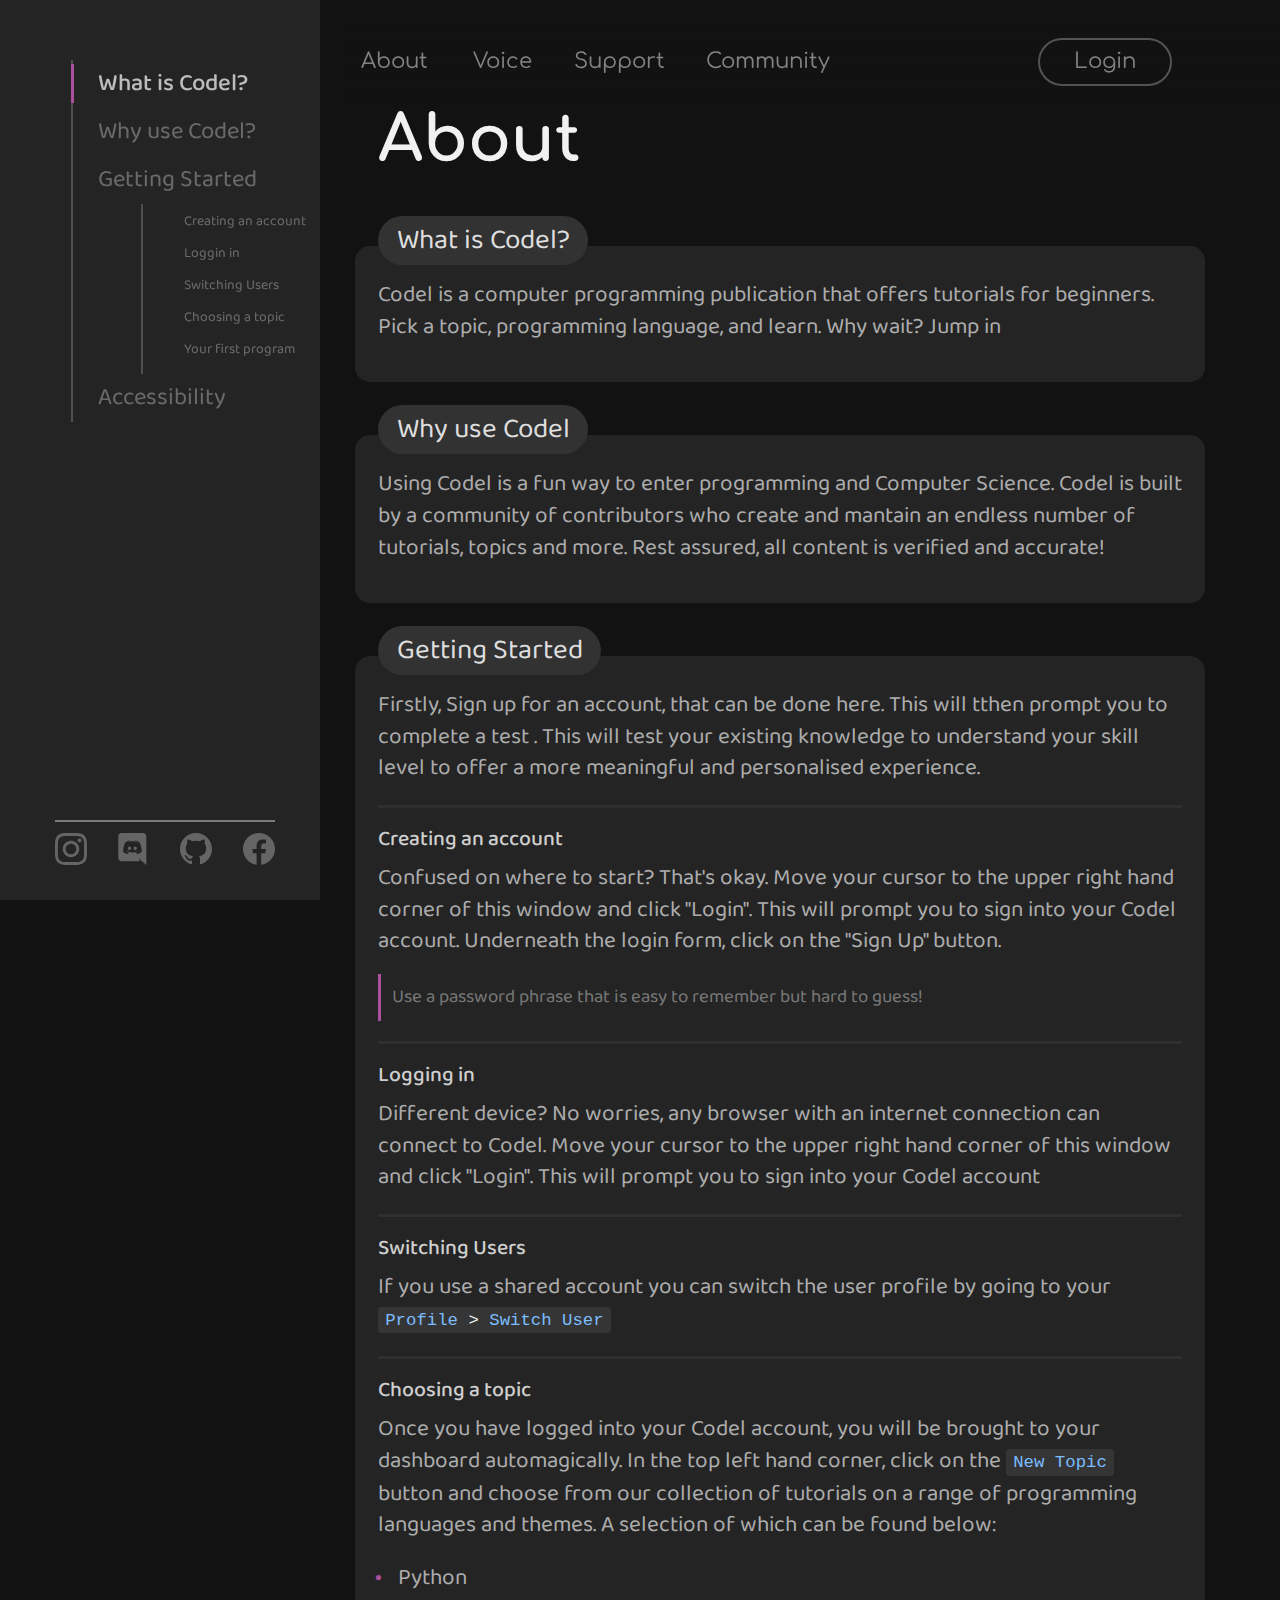
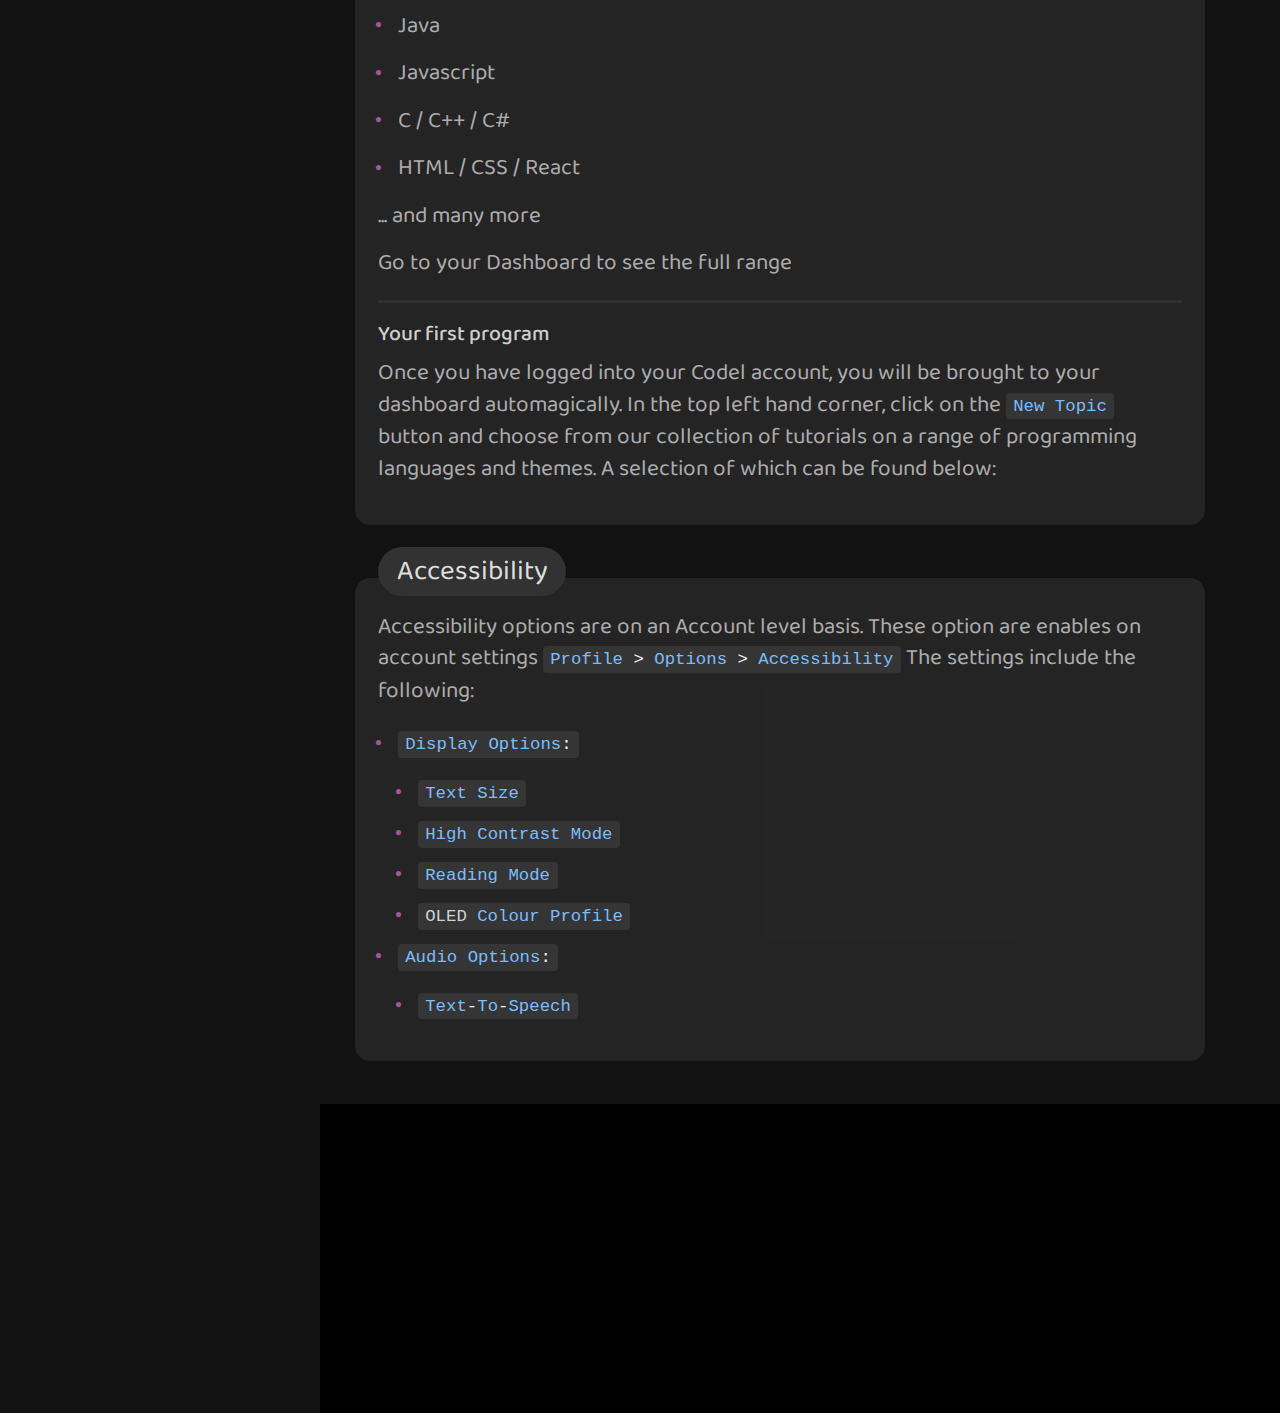
<file: about.html>
<!doctype html>
<html class="no-js" lang="en" dir="ltr">

<head>
  <meta charset="utf-8">
  <meta http-equiv="x-ua-compatible" content="ie=edge">
  <meta name="viewport" content="width=device-width, initial-scale=1.0">
  <title>Codel</title>
  <link rel="icon" href="assets/logo-02.png" sizes="64x64">
  <link rel="stylesheet" href="css/foundation.css">
  <link rel="stylesheet" href="css/app.css">
  <link rel="stylesheet" href="css/animate.css">
  <link rel="stylesheet" href="css/prettify.css">
  <link href="https://fonts.googleapis.com/css2?family=Baloo+Bhai+2:wght@400;500&family=Comfortaa:wght@400;500;700&display=swap" rel="stylesheet">
  <link href="https://maxcdn.bootstrapcdn.com/font-awesome/4.3.0/css/font-awesome.min.css" rel="stylesheet">
</head>

<body>
  <div class="title-bar" data-responsive-toggle="responsive-menu" data-hide-for="medium">
    <button class="menu-icon" type="button" data-toggle="responsive-menu"></button>
    <div class="title-bar-title"><div class="logo-tag">Codel</div></div>
  </div>

  <div class="grid-x">
    <div id="wrapper" class="wrapper-content">
      <div id="sidebar-wrapper">
        <div class="sidebar-content">
          <div class="logo">
            <div class="bodymovin"></div>
          </div>
          <nav class="nav-sidebar" data-spy="affix" data-offset-top="300" data-offset-bottom="200" role="navigation">
            <ul class="nav" style="list-style-type: none;">
              <li><a href="#line1">What is Codel?</a></li>
              <li><a href="#line2">Why use Codel?</a></li>
              <li><a href="#line3">Getting Started</a>
                <ul class="nav">
                  <li><a href="#line3_1">Creating an account</a></li>
                  <li><a href="#line3_2">Loggin in</a></li>
                  <li><a href="#line3_3">Switching Users</a></li>
                  <li><a href="#line3_4">Choosing a topic</a></li>
                  <li><a href="#line3_5">Your first program</a></li>

                </ul>
              <li><a href="#line4">Accessibility</a>
              </li>
            </ul>
          </nav>
        </div>
        <div class="social-wrapper">
          <div class="social-cell"><a href="https://www.instagram.com/codel.io/"><svg xmlns="http://www.w3.org/2000/svg" class="socials-colour" viewBox="0 0 24 24">
                <path
                  d="M12 2.163c3.204 0 3.584.012 4.85.07 3.252.148 4.771 1.691 4.919 4.919.058 1.265.069 1.645.069 4.849 0 3.205-.012 3.584-.069 4.849-.149 3.225-1.664 4.771-4.919 4.919-1.266.058-1.644.07-4.85.07-3.204 0-3.584-.012-4.849-.07-3.26-.149-4.771-1.699-4.919-4.92-.058-1.265-.07-1.644-.07-4.849 0-3.204.013-3.583.07-4.849.149-3.227 1.664-4.771 4.919-4.919 1.266-.057 1.645-.069 4.849-.069zm0-2.163c-3.259 0-3.667.014-4.947.072-4.358.2-6.78 2.618-6.98 6.98-.059 1.281-.073 1.689-.073 4.948 0 3.259.014 3.668.072 4.948.2 4.358 2.618 6.78 6.98 6.98 1.281.058 1.689.072 4.948.072 3.259 0 3.668-.014 4.948-.072 4.354-.2 6.782-2.618 6.979-6.98.059-1.28.073-1.689.073-4.948 0-3.259-.014-3.667-.072-4.947-.196-4.354-2.617-6.78-6.979-6.98-1.281-.059-1.69-.073-4.949-.073zm0 5.838c-3.403 0-6.162 2.759-6.162 6.162s2.759 6.163 6.162 6.163 6.162-2.759 6.162-6.163c0-3.403-2.759-6.162-6.162-6.162zm0 10.162c-2.209 0-4-1.79-4-4 0-2.209 1.791-4 4-4s4 1.791 4 4c0 2.21-1.791 4-4 4zm6.406-11.845c-.796 0-1.441.645-1.441 1.44s.645 1.44 1.441 1.44c.795 0 1.439-.645 1.439-1.44s-.644-1.44-1.439-1.44z" />
                </svg></a>
          </div>
          <div class="social-cell"><a href="#red"><svg class="socials-colour" xmlns="http://www.w3.org/2000/svg" fill-rule="evenodd" viewBox="0 0 24 24" clip-rule="evenodd">
                <path
                  d="M19.54 0c1.356 0 2.46 1.104 2.46 2.472v21.528l-2.58-2.28-1.452-1.344-1.536-1.428.636 2.22h-13.608c-1.356 0-2.46-1.104-2.46-2.472v-16.224c0-1.368 1.104-2.472 2.46-2.472h16.08zm-4.632 15.672c2.652-.084 3.672-1.824 3.672-1.824 0-3.864-1.728-6.996-1.728-6.996-1.728-1.296-3.372-1.26-3.372-1.26l-.168.192c2.04.624 2.988 1.524 2.988 1.524-1.248-.684-2.472-1.02-3.612-1.152-.864-.096-1.692-.072-2.424.024l-.204.024c-.42.036-1.44.192-2.724.756-.444.204-.708.348-.708.348s.996-.948 3.156-1.572l-.12-.144s-1.644-.036-3.372 1.26c0 0-1.728 3.132-1.728 6.996 0 0 1.008 1.74 3.66 1.824 0 0 .444-.54.804-.996-1.524-.456-2.1-1.416-2.1-1.416l.336.204.048.036.047.027.014.006.047.027c.3.168.6.3.876.408.492.192 1.08.384 1.764.516.9.168 1.956.228 3.108.012.564-.096 1.14-.264 1.74-.516.42-.156.888-.384 1.38-.708 0 0-.6.984-2.172 1.428.36.456.792.972.792.972zm-5.58-5.604c-.684 0-1.224.6-1.224 1.332 0 .732.552 1.332 1.224 1.332.684 0 1.224-.6 1.224-1.332.012-.732-.54-1.332-1.224-1.332zm4.38 0c-.684 0-1.224.6-1.224 1.332 0 .732.552 1.332 1.224 1.332.684 0 1.224-.6 1.224-1.332 0-.732-.54-1.332-1.224-1.332z" />
                </svg></a></div>
          <div class="social-cell"><a href=""><svg xmlns="http://www.w3.org/2000/svg" class="socials-colour" viewBox="0 0 24 24">
                <path
                  d="M12 0c-6.626 0-12 5.373-12 12 0 5.302 3.438 9.8 8.207 11.387.599.111.793-.261.793-.577v-2.234c-3.338.726-4.033-1.416-4.033-1.416-.546-1.387-1.333-1.756-1.333-1.756-1.089-.745.083-.729.083-.729 1.205.084 1.839 1.237 1.839 1.237 1.07 1.834 2.807 1.304 3.492.997.107-.775.418-1.305.762-1.604-2.665-.305-5.467-1.334-5.467-5.931 0-1.311.469-2.381 1.236-3.221-.124-.303-.535-1.524.117-3.176 0 0 1.008-.322 3.301 1.23.957-.266 1.983-.399 3.003-.404 1.02.005 2.047.138 3.006.404 2.291-1.552 3.297-1.23 3.297-1.23.653 1.653.242 2.874.118 3.176.77.84 1.235 1.911 1.235 3.221 0 4.609-2.807 5.624-5.479 5.921.43.372.823 1.102.823 2.222v3.293c0 .319.192.694.801.576 4.765-1.589 8.199-6.086 8.199-11.386 0-6.627-5.373-12-12-12z" />
                </svg></a></div>
          <div class="social-cell"><a href="">
              <?xml version="1.0"?><svg class="socials-colour" xmlns="http://www.w3.org/2000/svg" viewBox="0 0 24 24">
                <path
                  d="M12,0C5.373,0,0,5.373,0,12c0,6.016,4.432,10.984,10.206,11.852V15.18H7.237v-3.154h2.969V9.927c0-3.475,1.693-5,4.581-5 c1.383,0,2.115,0.103,2.461,0.149v2.753h-1.97c-1.226,0-1.654,1.163-1.654,2.473v1.724h3.593L16.73,15.18h-3.106v8.697 C19.481,23.083,24,18.075,24,12C24,5.373,18.627,0,12,0z" />
                </svg></a></div>
        </div>
      </div>

      <div id="page-content-wrapper">
        <div class="top-bar" id="responsive-menu">
          <div class="top-bar-left">
            <ul class="dropdown menu" data-dropdown-menu>

              <li><button type="button" onclick="location.href='about.html'" style="margin-left:1mm;"  class="menu-btn">About</button></li>
              <li><button type="button" onclick="location.href='voice.html'" class="menu-btn">Voice</button></li>
              <li><button type="button" onclick="location.href='support.html'" class="menu-btn">Support</button></li>
              <li><button type="button" onclick="location.href='community.html'" class="menu-btn">Community</button></li>
            </ul>
          </div>
          <div class="top-bar-right">
            <ul class="menu">
              <li><button type="button" class="login-btn">Login</button></li>
            </ul>
          </div>
        </div>
        <nav class="navbar navbar-default">
          <div class="container-fluid">
            <!-- <button class="btn-menu btn btn-success btn-toggle-menu" type="button">
            <i class="fa fa-bars"></i>
          </button> -->
          </div>
        </nav>
        <div class="container-fluid">

          <div class="row">
            <div class="large-12 medium-6">
              <div class="spacer"><h1>About</h1></div>
              <div id="line1" class="codel-card">
                <div class="title">What is Codel?</div>
                <div class="inner-codel-card">
                  <p>Codel is a computer programming publication that offers tutorials for beginners. Pick a topic,  programming language, and learn.  Why wait? Jump in</p>
                </div>
              </div>
              <div id="line2" class="codel-card">
                <div class="title">Why use Codel</div>
                <div class="inner-codel-card">
                  <p>Using Codel is a fun way to enter programming and Computer Science. Codel is built by a community of contributors who create and mantain an endless number of tutorials, topics and more. Rest assured, all content is verified and accurate! </p>
                </div>
              </div>
              <div id="line3" class="codel-card">
                <div class="title">Getting Started</div>
                <div class="inner-codel-card">
                  <p>Firstly, Sign up for an account, that can be done here. This will tthen prompt you to complete a test . This will test your existing knowledge to understand your skill level to offer a more meaningful and personalised experience.</p>
                  <hr>
                  <h5 id="line3_1">Creating an account</h5>
                  <p>Confused on where to start? That's okay. Move your cursor to the upper right hand corner of this window and click "Login". This will prompt you to sign into your Codel account. Underneath the login form, click on the "Sign Up" button.</p>
                  <blockquote class="advice">
                    Use a password phrase that is easy to remember but hard to guess!
                  </blockquote>
                  <hr>
                  <h5 id ="line3_2">Logging in</h5>
                  <p>Different device? No worries, any browser with an internet connection can connect to Codel. Move your cursor to the upper right hand corner of this window and click "Login". This will prompt you to sign into your Codel account</p>
                  <hr>
                  <h5 id ="line3_3">Switching Users</h5>
                  <p>If you use a shared account you can switch the user profile by going to your <br><code class="prettyprint inline">Profile > Switch User</code> </p>
                  <hr>
                  <h5 id ="line3_4">Choosing a topic</h5>
                  <p>Once you have logged into your Codel account, you will be brought to your dashboard automagically. In the top left hand corner, click on the <code class="prettyprint inline">New Topic</code> button and choose from our collection of tutorials on a range of programming languages and themes. A selection of which can be found below:</p>
                  <ul class="header-list">
                    <li>Python</li>
                    <li>Java</li>
                    <li>Javascript</li>
                    <li>C / C++ / C#</li>
                    <li>HTML / CSS / React</li>
                  </ul>
                  <p>... and many more</p>
                  <p>Go to your Dashboard to see the full range</p>
                  <hr>
                  <h5 id ="line3_5">Your first program</h5>
                  <p>Once you have logged into your Codel account, you will be brought to your dashboard automagically. In the top left hand corner, click on the <code class="prettyprint inline">New Topic</code> button and choose from our collection of tutorials on a range of programming languages and themes. A selection of which can be found below:</p>

                </div>
              </div>
              <div id="line4" class="codel-card">
                <div class="title">Accessibility</div>
                <div class="inner-codel-card">
                  <p>Accessibility options are on an Account level basis. These option are enables on account settings <code class="prettyprint inline">Profile > Options > Accessibility</code> The settings include the following:</p>
                  <ul class="header-list">
                    <li><code class="prettyprint inline">Display Options:</code></li>
                    <ul>
                      <li><code class="prettyprint inline">Text Size</code></li>
                      <li><code class="prettyprint inline">High Contrast Mode</code></li>
                      <li><code class="prettyprint inline">Reading Mode</code></li>
                      <li><code class="prettyprint inline">OLED Colour Profile</code></li>
                    </ul>
                    <li><code class="prettyprint inline">Audio Options:</code></li>
                    <ul>
                      <li><code class="prettyprint inline">Text-To-Speech</code></li>
                    </ul>
                  </ul>
                </div>
              </div>
            </div>
          </div>
        </div>
      </div>
      <div class="footer"></div>
    </div>
  </div>
  <script src="js/vendor/jquery.js"></script>
  <script src="js/vendor/what-input.js"></script>
  <script src="js/vendor/foundation.js"></script>
  <script src="js/scrollspy.js" charset="utf-8"></script>
  <script src="js/lottie.js" type="text/javascript"></script>
  <script src="js/wow.js" charset="utf-8"></script>
  <script type="text/javascript" src="js/prettify.js"></script>
  <script src="js/app.js"></script>

</body>

</html>
</file>
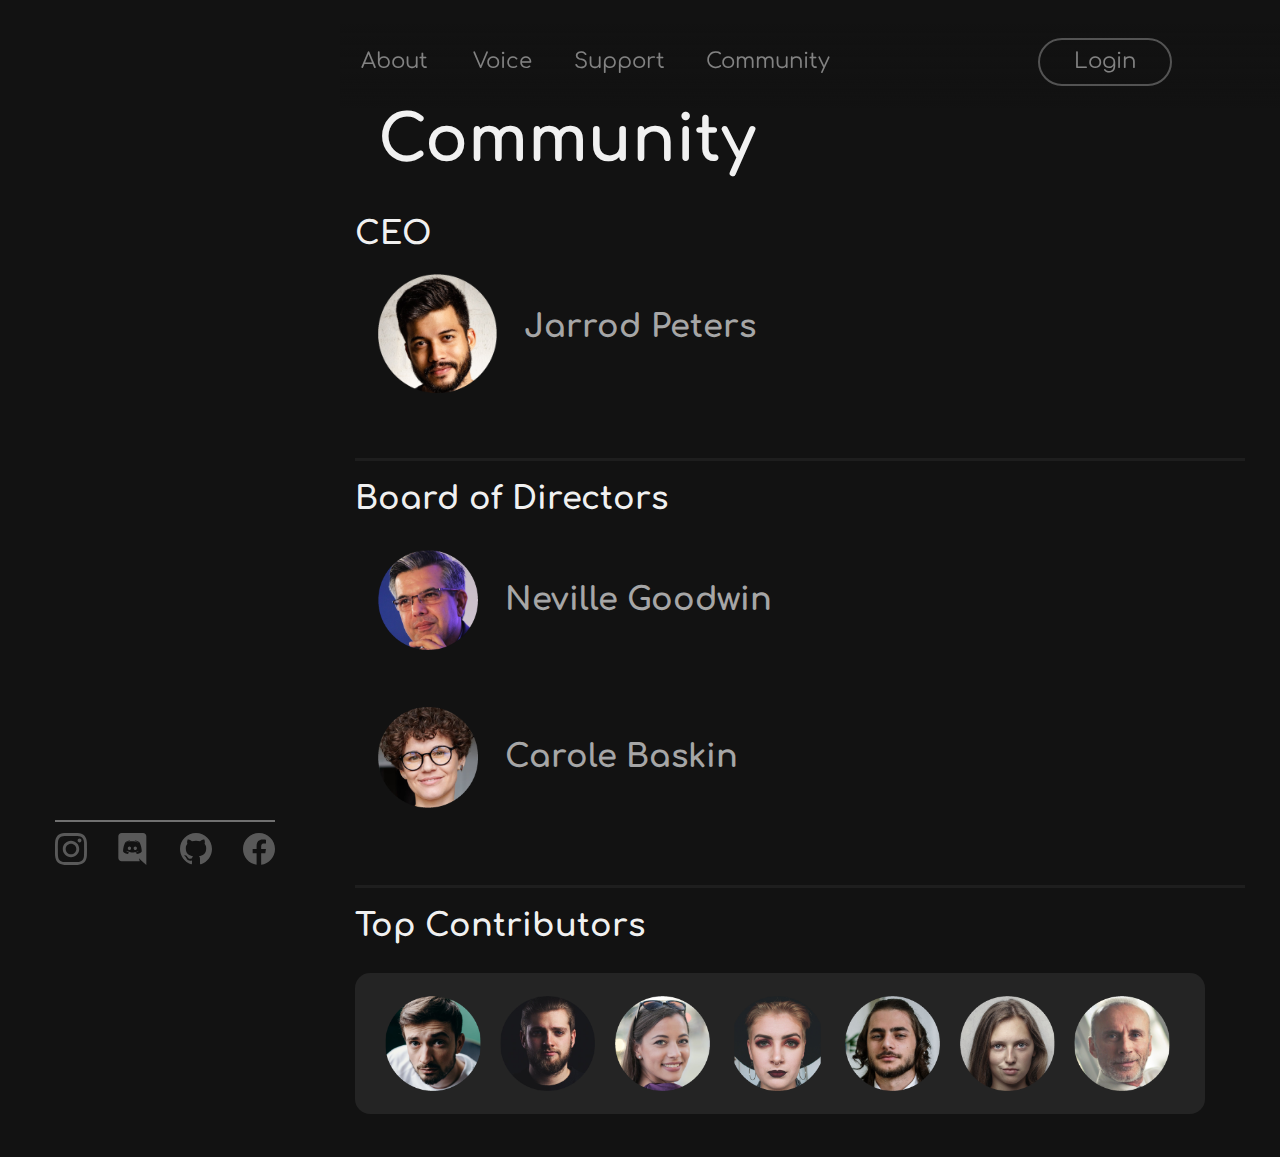
<file: community.html>
<!doctype html>
<html class="no-js" lang="en" dir="ltr">

<head>
  <meta charset="utf-8">
  <meta http-equiv="x-ua-compatible" content="ie=edge">
  <meta name="viewport" content="width=device-width, initial-scale=1.0">
  <title>Codel</title>
  <link rel="icon" href="assets/logo-02.png" sizes="64x64">
  <link rel="stylesheet" href="css/foundation.css">
  <link rel="stylesheet" href="css/app.css">
  <link rel="stylesheet" href="css/animate.css">
  <link rel="stylesheet" href="css/prettify.css">
  <link href="https://fonts.googleapis.com/css2?family=Baloo+Bhai+2:wght@400;500&family=Comfortaa:wght@400;500;700&display=swap" rel="stylesheet">
  <link href="https://maxcdn.bootstrapcdn.com/font-awesome/4.3.0/css/font-awesome.min.css" rel="stylesheet">
</head>

<body>
  <div class="title-bar" data-responsive-toggle="responsive-menu" data-hide-for="medium">
    <button class="menu-icon" type="button" data-toggle="responsive-menu"></button>
    <div class="title-bar-title">
      <div class="logo-tag">Codel</div>
    </div>
  </div>

  <div class="grid-x">
    <div id="wrapper" class="wrapper-content">
      <div id="sidebar-wrapper" style="background-color:transparent !important;">
        <div class="sidebar-content">
          <div class="logo" onclick="location.href='index.html'">
            <div class="bodymovin"></div>
          </div>

        </div>
        <div class="social-wrapper">
          <div class="social-cell"><a href="https://www.instagram.com/codel.io/"><svg xmlns="http://www.w3.org/2000/svg" class="socials-colour" viewBox="0 0 24 24">
                <path
                  d="M12 2.163c3.204 0 3.584.012 4.85.07 3.252.148 4.771 1.691 4.919 4.919.058 1.265.069 1.645.069 4.849 0 3.205-.012 3.584-.069 4.849-.149 3.225-1.664 4.771-4.919 4.919-1.266.058-1.644.07-4.85.07-3.204 0-3.584-.012-4.849-.07-3.26-.149-4.771-1.699-4.919-4.92-.058-1.265-.07-1.644-.07-4.849 0-3.204.013-3.583.07-4.849.149-3.227 1.664-4.771 4.919-4.919 1.266-.057 1.645-.069 4.849-.069zm0-2.163c-3.259 0-3.667.014-4.947.072-4.358.2-6.78 2.618-6.98 6.98-.059 1.281-.073 1.689-.073 4.948 0 3.259.014 3.668.072 4.948.2 4.358 2.618 6.78 6.98 6.98 1.281.058 1.689.072 4.948.072 3.259 0 3.668-.014 4.948-.072 4.354-.2 6.782-2.618 6.979-6.98.059-1.28.073-1.689.073-4.948 0-3.259-.014-3.667-.072-4.947-.196-4.354-2.617-6.78-6.979-6.98-1.281-.059-1.69-.073-4.949-.073zm0 5.838c-3.403 0-6.162 2.759-6.162 6.162s2.759 6.163 6.162 6.163 6.162-2.759 6.162-6.163c0-3.403-2.759-6.162-6.162-6.162zm0 10.162c-2.209 0-4-1.79-4-4 0-2.209 1.791-4 4-4s4 1.791 4 4c0 2.21-1.791 4-4 4zm6.406-11.845c-.796 0-1.441.645-1.441 1.44s.645 1.44 1.441 1.44c.795 0 1.439-.645 1.439-1.44s-.644-1.44-1.439-1.44z" />
              </svg></a>
          </div>
          <div class="social-cell"><a href="#red"><svg class="socials-colour" xmlns="http://www.w3.org/2000/svg" fill-rule="evenodd" viewBox="0 0 24 24" clip-rule="evenodd">
                <path
                  d="M19.54 0c1.356 0 2.46 1.104 2.46 2.472v21.528l-2.58-2.28-1.452-1.344-1.536-1.428.636 2.22h-13.608c-1.356 0-2.46-1.104-2.46-2.472v-16.224c0-1.368 1.104-2.472 2.46-2.472h16.08zm-4.632 15.672c2.652-.084 3.672-1.824 3.672-1.824 0-3.864-1.728-6.996-1.728-6.996-1.728-1.296-3.372-1.26-3.372-1.26l-.168.192c2.04.624 2.988 1.524 2.988 1.524-1.248-.684-2.472-1.02-3.612-1.152-.864-.096-1.692-.072-2.424.024l-.204.024c-.42.036-1.44.192-2.724.756-.444.204-.708.348-.708.348s.996-.948 3.156-1.572l-.12-.144s-1.644-.036-3.372 1.26c0 0-1.728 3.132-1.728 6.996 0 0 1.008 1.74 3.66 1.824 0 0 .444-.54.804-.996-1.524-.456-2.1-1.416-2.1-1.416l.336.204.048.036.047.027.014.006.047.027c.3.168.6.3.876.408.492.192 1.08.384 1.764.516.9.168 1.956.228 3.108.012.564-.096 1.14-.264 1.74-.516.42-.156.888-.384 1.38-.708 0 0-.6.984-2.172 1.428.36.456.792.972.792.972zm-5.58-5.604c-.684 0-1.224.6-1.224 1.332 0 .732.552 1.332 1.224 1.332.684 0 1.224-.6 1.224-1.332.012-.732-.54-1.332-1.224-1.332zm4.38 0c-.684 0-1.224.6-1.224 1.332 0 .732.552 1.332 1.224 1.332.684 0 1.224-.6 1.224-1.332 0-.732-.54-1.332-1.224-1.332z" />
              </svg></a></div>
          <div class="social-cell"><a href=""><svg xmlns="http://www.w3.org/2000/svg" class="socials-colour" viewBox="0 0 24 24">
                <path
                  d="M12 0c-6.626 0-12 5.373-12 12 0 5.302 3.438 9.8 8.207 11.387.599.111.793-.261.793-.577v-2.234c-3.338.726-4.033-1.416-4.033-1.416-.546-1.387-1.333-1.756-1.333-1.756-1.089-.745.083-.729.083-.729 1.205.084 1.839 1.237 1.839 1.237 1.07 1.834 2.807 1.304 3.492.997.107-.775.418-1.305.762-1.604-2.665-.305-5.467-1.334-5.467-5.931 0-1.311.469-2.381 1.236-3.221-.124-.303-.535-1.524.117-3.176 0 0 1.008-.322 3.301 1.23.957-.266 1.983-.399 3.003-.404 1.02.005 2.047.138 3.006.404 2.291-1.552 3.297-1.23 3.297-1.23.653 1.653.242 2.874.118 3.176.77.84 1.235 1.911 1.235 3.221 0 4.609-2.807 5.624-5.479 5.921.43.372.823 1.102.823 2.222v3.293c0 .319.192.694.801.576 4.765-1.589 8.199-6.086 8.199-11.386 0-6.627-5.373-12-12-12z" />
              </svg></a></div>
          <div class="social-cell"><a href="">
              <?xml version="1.0"?><svg class="socials-colour" xmlns="http://www.w3.org/2000/svg" viewBox="0 0 24 24">
                <path
                  d="M12,0C5.373,0,0,5.373,0,12c0,6.016,4.432,10.984,10.206,11.852V15.18H7.237v-3.154h2.969V9.927c0-3.475,1.693-5,4.581-5 c1.383,0,2.115,0.103,2.461,0.149v2.753h-1.97c-1.226,0-1.654,1.163-1.654,2.473v1.724h3.593L16.73,15.18h-3.106v8.697 C19.481,23.083,24,18.075,24,12C24,5.373,18.627,0,12,0z" />
              </svg></a></div>
        </div>
      </div>

      <div id="page-content-wrapper">
        <div class="top-bar" id="responsive-menu">
          <div class="top-bar-left" >
            <ul class="dropdown menu" data-dropdown-menu>

              <li><button type="button" onclick="location.href='about.html'" style="margin-left:1mm;" class="menu-btn">About</button></li>
              <li><button type="button" onclick="location.href='voice.html'" class="menu-btn">Voice</button></li>
              <li><button type="button" onclick="location.href='support.html'" class="menu-btn">Support</button></li>
              <li><button type="button" onclick="location.href='community.html'" class="menu-btn">Community</button></li>
            </ul>
          </div>
          <div class="top-bar-right">
            <ul class="menu">
              <li><button type="button" class="login-btn">Login</button></li>
            </ul>
          </div>
        </div>
        <nav class="navbar navbar-default">
          <div class="container-fluid">
            <!-- <button class="btn-menu btn btn-success btn-toggle-menu" type="button">
            <i class="fa fa-bars"></i>
          </button> -->
          </div>
        </nav>
        <div class="container-fluid">

          <div class="row">
            <div class="large-12 medium-6">
              <div class="spacer">
                <h1>Community</h1>
              </div>

              <h3>CEO</h3>
              <div id="line1" class="codel-card">
                <div class="inner-codel-card BOD" style="padding-top:6mm;">
                  <img src="assets\Asset 1.png" alt="" width="20%" href="https://www.pexels.com/photo/man-wearing-blue-crew-neck-t-shirt-2379005/">
                  <h3 class="name">Jarrod Peters</h3>
                </div>
              </div>
              <hr>
              <h3>Board of Directors</h3>
              <div id="line1" class="codel-card">
                <div class="inner-codel-card BOD"  >
                  <img src="assets\Asset 3.png" alt="" class="BOD-img" href="https://www.pexels.com/photo/man-wearing-blue-crew-neck-t-shirt-2379005/">
                  <h3 class="name">Neville Goodwin</h3>
                </div>
              </div>

              <div id="line1" class="codel-card">
                <div class="inner-codel-card BOD" style="padding-top:0">
                  <img src="assets\Asset 4.png" alt="" class="BOD-img"  href="https://www.pexels.com/photo/man-wearing-blue-crew-neck-t-shirt-2379005/">
                  <h3 class="name">Carole Baskin</h3>
                </div>
              </div>
              <hr>
              <h3>Top Contributors</h3>
              <div id="line1" class="codel-card">
                <div class="inner-codel-card" style="padding-top:6mm;">
                  <img class="employee" src="assets\Asset 11.png" alt="" >
                  <img class="employee" src="assets\Asset 10.png" alt="">
                  <img class="employee" src="assets\Asset 9.png" alt="" >
                  <img class="employee" src="assets\Asset 8.png" alt="" >
                  <img class="employee" src="assets\Asset 7.png" alt="" >
                  <img class="employee" src="assets\Asset 6.png" alt="" >
                  <img class="employee" src="assets\Asset 5.png" alt="" >

                </div>
              </div>

              <!-- https://www.pexels.com/photo/press-conference-interview-man-person-32976/



              -->

            </div>
          </div>
        </div>
      </div>
    </div>
  </div>
  <script src="js/vendor/jquery.js"></script>
  <script src="js/vendor/what-input.js"></script>
  <script src="js/vendor/foundation.js"></script>
  <script src="js/scrollspy.js" charset="utf-8"></script>
  <script src="js/lottie.js" type="text/javascript"></script>
  <script src="js/wow.js" charset="utf-8"></script>
  <script type="text/javascript" src="js/prettify.js"></script>
  <script src="js/app.js"></script>

</body>

</html>
</file>
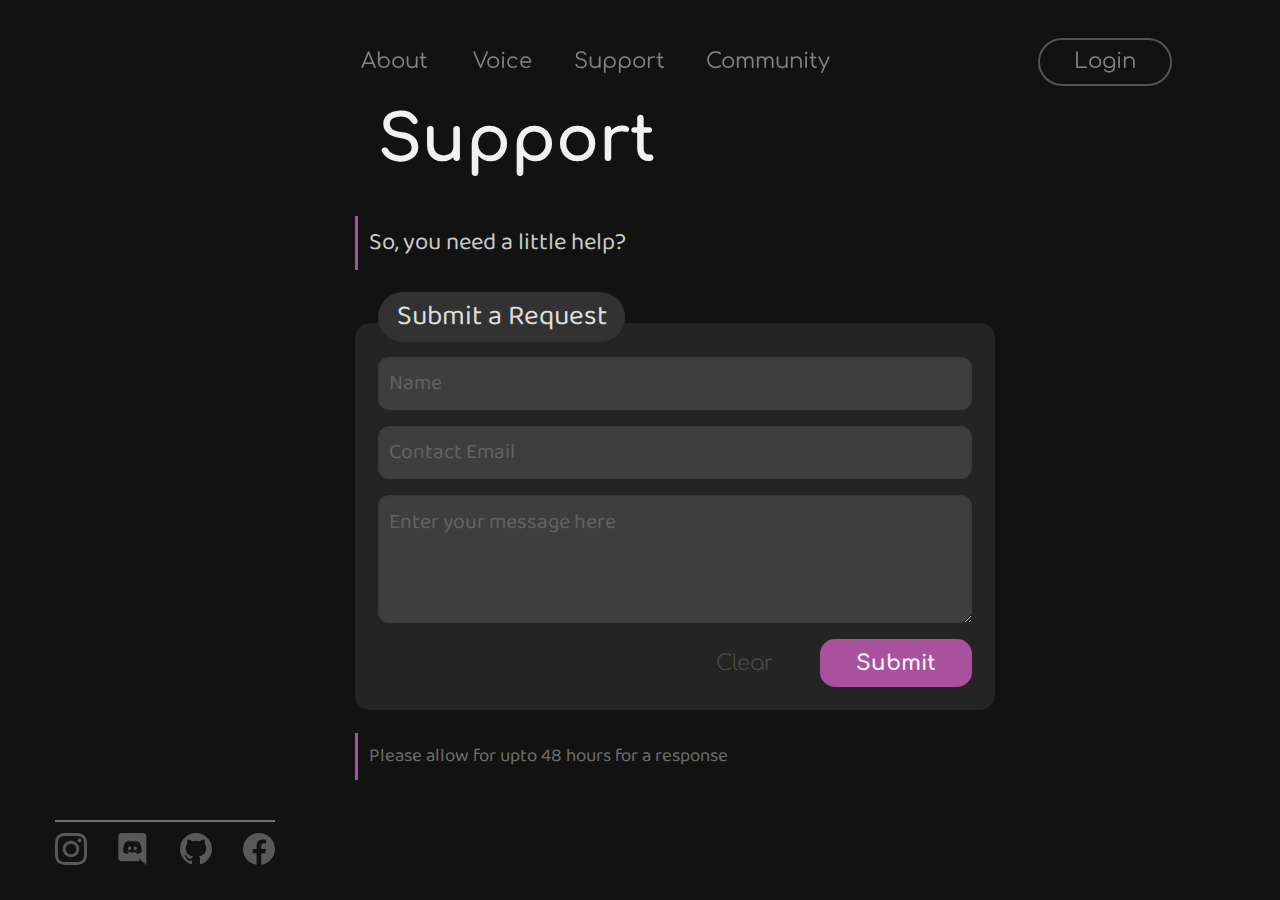
<file: support.html>
<!doctype html>
<html class="no-js" lang="en" dir="ltr">

<head>
  <meta charset="utf-8">
  <meta http-equiv="x-ua-compatible" content="ie=edge">
  <meta name="viewport" content="width=device-width, initial-scale=1.0">
  <title>Codel</title>
  <link rel="icon" href="assets/logo-02.png" sizes="64x64">
  <link rel="stylesheet" href="css/foundation.css">
  <link rel="stylesheet" href="css/app.css">
  <link rel="stylesheet" href="css/animate.css">
  <link rel="stylesheet" href="css/prettify.css">
  <link href="https://fonts.googleapis.com/css2?family=Baloo+Bhai+2:wght@400;500&family=Comfortaa:wght@400;500;700&display=swap" rel="stylesheet">
  <link href="https://maxcdn.bootstrapcdn.com/font-awesome/4.3.0/css/font-awesome.min.css" rel="stylesheet">
</head>

<body>
  <div class="title-bar" data-responsive-toggle="responsive-menu" data-hide-for="medium">
    <button class="menu-icon" type="button" data-toggle="responsive-menu"></button>
    <div class="title-bar-title">
      <div class="logo-tag">Codel</div>
    </div>
  </div>

  <div class="grid-x">
    <div id="wrapper" class="wrapper-content">
      <div id="sidebar-wrapper" style="background-color:transparent !important;">
        <div class="sidebar-content">
          <div class="logo" onclick="location.href='index.html'">
            <div class="bodymovin"></div>
          </div>
        </div>
        <div class="social-wrapper">
          <div class="social-cell"><a href="https://www.instagram.com/codel.io/"><svg xmlns="http://www.w3.org/2000/svg" class="socials-colour" viewBox="0 0 24 24">
                <path
                  d="M12 2.163c3.204 0 3.584.012 4.85.07 3.252.148 4.771 1.691 4.919 4.919.058 1.265.069 1.645.069 4.849 0 3.205-.012 3.584-.069 4.849-.149 3.225-1.664 4.771-4.919 4.919-1.266.058-1.644.07-4.85.07-3.204 0-3.584-.012-4.849-.07-3.26-.149-4.771-1.699-4.919-4.92-.058-1.265-.07-1.644-.07-4.849 0-3.204.013-3.583.07-4.849.149-3.227 1.664-4.771 4.919-4.919 1.266-.057 1.645-.069 4.849-.069zm0-2.163c-3.259 0-3.667.014-4.947.072-4.358.2-6.78 2.618-6.98 6.98-.059 1.281-.073 1.689-.073 4.948 0 3.259.014 3.668.072 4.948.2 4.358 2.618 6.78 6.98 6.98 1.281.058 1.689.072 4.948.072 3.259 0 3.668-.014 4.948-.072 4.354-.2 6.782-2.618 6.979-6.98.059-1.28.073-1.689.073-4.948 0-3.259-.014-3.667-.072-4.947-.196-4.354-2.617-6.78-6.979-6.98-1.281-.059-1.69-.073-4.949-.073zm0 5.838c-3.403 0-6.162 2.759-6.162 6.162s2.759 6.163 6.162 6.163 6.162-2.759 6.162-6.163c0-3.403-2.759-6.162-6.162-6.162zm0 10.162c-2.209 0-4-1.79-4-4 0-2.209 1.791-4 4-4s4 1.791 4 4c0 2.21-1.791 4-4 4zm6.406-11.845c-.796 0-1.441.645-1.441 1.44s.645 1.44 1.441 1.44c.795 0 1.439-.645 1.439-1.44s-.644-1.44-1.439-1.44z" />
              </svg></a>
          </div>
          <div class="social-cell"><a href="#red"><svg class="socials-colour" xmlns="http://www.w3.org/2000/svg" fill-rule="evenodd" viewBox="0 0 24 24" clip-rule="evenodd">
                <path
                  d="M19.54 0c1.356 0 2.46 1.104 2.46 2.472v21.528l-2.58-2.28-1.452-1.344-1.536-1.428.636 2.22h-13.608c-1.356 0-2.46-1.104-2.46-2.472v-16.224c0-1.368 1.104-2.472 2.46-2.472h16.08zm-4.632 15.672c2.652-.084 3.672-1.824 3.672-1.824 0-3.864-1.728-6.996-1.728-6.996-1.728-1.296-3.372-1.26-3.372-1.26l-.168.192c2.04.624 2.988 1.524 2.988 1.524-1.248-.684-2.472-1.02-3.612-1.152-.864-.096-1.692-.072-2.424.024l-.204.024c-.42.036-1.44.192-2.724.756-.444.204-.708.348-.708.348s.996-.948 3.156-1.572l-.12-.144s-1.644-.036-3.372 1.26c0 0-1.728 3.132-1.728 6.996 0 0 1.008 1.74 3.66 1.824 0 0 .444-.54.804-.996-1.524-.456-2.1-1.416-2.1-1.416l.336.204.048.036.047.027.014.006.047.027c.3.168.6.3.876.408.492.192 1.08.384 1.764.516.9.168 1.956.228 3.108.012.564-.096 1.14-.264 1.74-.516.42-.156.888-.384 1.38-.708 0 0-.6.984-2.172 1.428.36.456.792.972.792.972zm-5.58-5.604c-.684 0-1.224.6-1.224 1.332 0 .732.552 1.332 1.224 1.332.684 0 1.224-.6 1.224-1.332.012-.732-.54-1.332-1.224-1.332zm4.38 0c-.684 0-1.224.6-1.224 1.332 0 .732.552 1.332 1.224 1.332.684 0 1.224-.6 1.224-1.332 0-.732-.54-1.332-1.224-1.332z" />
              </svg></a></div>
          <div class="social-cell"><a href=""><svg xmlns="http://www.w3.org/2000/svg" class="socials-colour" viewBox="0 0 24 24">
                <path
                  d="M12 0c-6.626 0-12 5.373-12 12 0 5.302 3.438 9.8 8.207 11.387.599.111.793-.261.793-.577v-2.234c-3.338.726-4.033-1.416-4.033-1.416-.546-1.387-1.333-1.756-1.333-1.756-1.089-.745.083-.729.083-.729 1.205.084 1.839 1.237 1.839 1.237 1.07 1.834 2.807 1.304 3.492.997.107-.775.418-1.305.762-1.604-2.665-.305-5.467-1.334-5.467-5.931 0-1.311.469-2.381 1.236-3.221-.124-.303-.535-1.524.117-3.176 0 0 1.008-.322 3.301 1.23.957-.266 1.983-.399 3.003-.404 1.02.005 2.047.138 3.006.404 2.291-1.552 3.297-1.23 3.297-1.23.653 1.653.242 2.874.118 3.176.77.84 1.235 1.911 1.235 3.221 0 4.609-2.807 5.624-5.479 5.921.43.372.823 1.102.823 2.222v3.293c0 .319.192.694.801.576 4.765-1.589 8.199-6.086 8.199-11.386 0-6.627-5.373-12-12-12z" />
              </svg></a></div>
          <div class="social-cell"><a href="">
              <?xml version="1.0"?><svg class="socials-colour" xmlns="http://www.w3.org/2000/svg" viewBox="0 0 24 24">
                <path
                  d="M12,0C5.373,0,0,5.373,0,12c0,6.016,4.432,10.984,10.206,11.852V15.18H7.237v-3.154h2.969V9.927c0-3.475,1.693-5,4.581-5 c1.383,0,2.115,0.103,2.461,0.149v2.753h-1.97c-1.226,0-1.654,1.163-1.654,2.473v1.724h3.593L16.73,15.18h-3.106v8.697 C19.481,23.083,24,18.075,24,12C24,5.373,18.627,0,12,0z" />
              </svg></a></div>
        </div>
      </div>

      <div id="page-content-wrapper">
        <div class="top-bar" id="responsive-menu">
          <div class="top-bar-left">
            <ul class="dropdown menu" data-dropdown-menu>

              <li><button type="button" onclick="location.href='about.html'" style="margin-left:1mm;" class="menu-btn">About</button></li>
              <li><button type="button" onclick="location.href='voice.html'" class="menu-btn">Voice</button></li>
              <li><button type="button" onclick="location.href='support.html'" class="menu-btn">Support</button></li>
              <li><button type="button" onclick="location.href='community.html'" class="menu-btn">Community</button></li>
            </ul>
          </div>
          <div class="top-bar-right">
            <ul class="menu">
              <li><button type="button" class="login-btn">Login</button></li>
            </ul>
          </div>
        </div>
        <nav class="navbar navbar-default">
          <div class="container-fluid">
            <!-- <button class="btn-menu btn btn-success btn-toggle-menu" type="button">
            <i class="fa fa-bars"></i>
          </button> -->
          </div>
        </nav>
        <div class="container-fluid">

          <div class="row">
            <div class="large-12 medium-6">
              <div class="spacer">
                <h1>Support</h1>
              </div>
              <blockquote style="margin-bottom: 6mm;">
                So, you need a little help?
              </blockquote>
              <div class="codel-card">
                <div class="title">Submit a Request</div>
                <div class="inner-codel-card">
          <input type="text" placeholder="Name" class="style-support">
                  <input type="text" placeholder="Contact Email" class="style-support">
                  <textarea placeholder="Enter your message here" class="style-support" style="height:6em;"></textarea>
                  <button type="button" name="button" class="btn-submit">Submit</button>
                  <button type="button" name="button" class="btn-clear">Clear</button>
                </div>
              </div>
              <blockquote style="margin-bottom: 6mm;" class="advice">
                Please allow for upto 48 hours for a response
              </blockquote>

            </div>
          </div>
        </div>
      </div>
    </div>
  </div>
  <script src="js/vendor/jquery.js"></script>
  <script src="js/vendor/what-input.js"></script>
  <script src="js/vendor/foundation.js"></script>
  <script src="js/scrollspy.js" charset="utf-8"></script>
  <script src="js/lottie.js" type="text/javascript"></script>
  <script src="js/wow.js" charset="utf-8"></script>
  <script type="text/javascript" src="js/prettify.js"></script>
  <script src="js/app.js"></script>

</body>

</html>
</file>
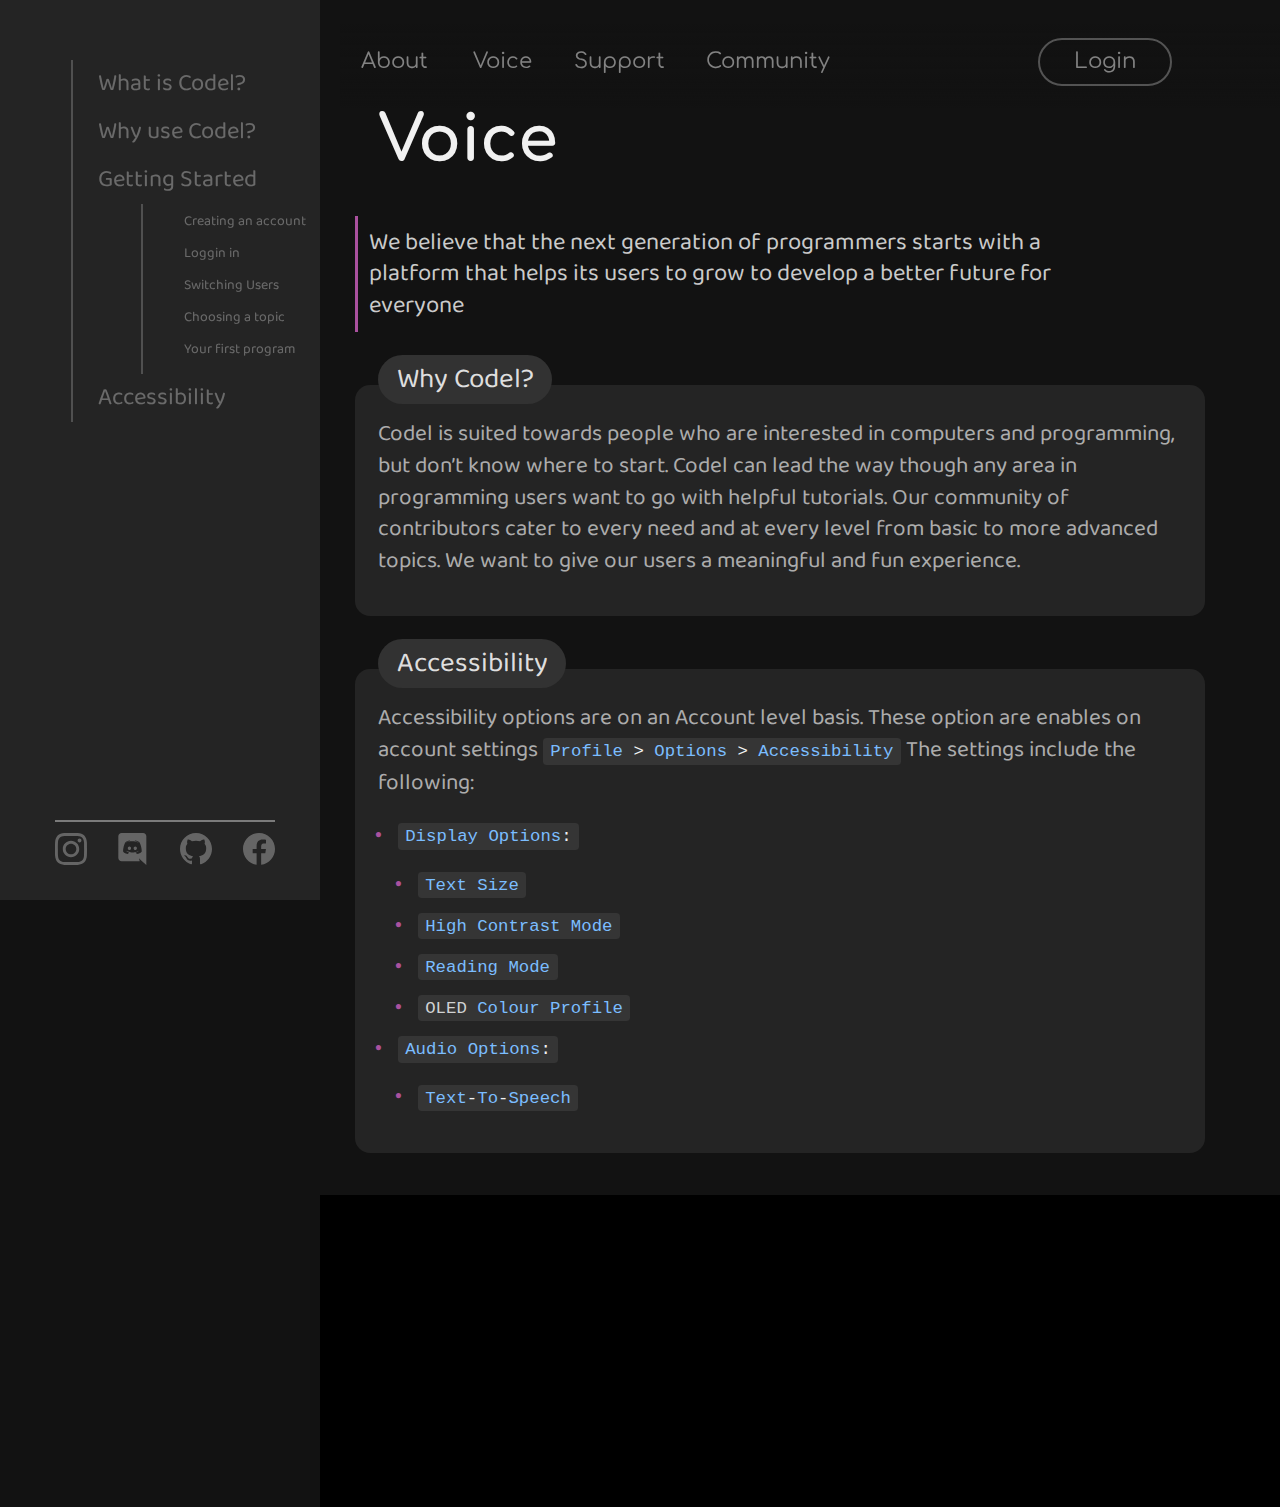
<file: voice.html>
<!doctype html>
<html class="no-js" lang="en" dir="ltr">

<head>
  <meta charset="utf-8">
  <meta http-equiv="x-ua-compatible" content="ie=edge">
  <meta name="viewport" content="width=device-width, initial-scale=1.0">
  <title>Codel</title>
  <link rel="icon" href="assets/logo-02.png" sizes="64x64">
  <link rel="stylesheet" href="css/foundation.css">
  <link rel="stylesheet" href="css/app.css">
  <link rel="stylesheet" href="css/animate.css">
  <link rel="stylesheet" href="css/prettify.css">
  <link href="https://fonts.googleapis.com/css2?family=Baloo+Bhai+2:wght@400;500&family=Comfortaa:wght@400;500;700&display=swap" rel="stylesheet">
  <link href="https://maxcdn.bootstrapcdn.com/font-awesome/4.3.0/css/font-awesome.min.css" rel="stylesheet">
</head>

<body>
  <div class="title-bar" data-responsive-toggle="responsive-menu" data-hide-for="medium">
    <button class="menu-icon" type="button" data-toggle="responsive-menu"></button>
    <div class="title-bar-title"><div class="logo-tag">Codel</div></div>
  </div>

  <div class="grid-x">
    <div id="wrapper" class="wrapper-content">
      <div id="sidebar-wrapper">
        <div class="sidebar-content">
          <div class="logo">
            <div class="bodymovin"></div>
          </div>
          <nav class="nav-sidebar" data-spy="affix" data-offset-top="300" data-offset-bottom="200" role="navigation">
            <ul class="nav" style="list-style-type: none;">
              <li><a href="#line1">What is Codel?</a></li>
              <li><a href="#line2">Why use Codel?</a></li>
              <li><a href="#line3">Getting Started</a>
                <ul class="nav">
                  <li><a href="#line3_1">Creating an account</a></li>
                  <li><a href="#line3_2">Loggin in</a></li>
                  <li><a href="#line3_3">Switching Users</a></li>
                  <li><a href="#line3_4">Choosing a topic</a></li>
                  <li><a href="#line3_5">Your first program</a></li>

                </ul>
              <li><a href="#line4">Accessibility</a>
              </li>
            </ul>
          </nav>
        </div>
        <div class="social-wrapper">
          <div class="social-cell"><a href="https://www.instagram.com/codel.io/"><svg xmlns="http://www.w3.org/2000/svg" class="socials-colour" viewBox="0 0 24 24">
                <path
                  d="M12 2.163c3.204 0 3.584.012 4.85.07 3.252.148 4.771 1.691 4.919 4.919.058 1.265.069 1.645.069 4.849 0 3.205-.012 3.584-.069 4.849-.149 3.225-1.664 4.771-4.919 4.919-1.266.058-1.644.07-4.85.07-3.204 0-3.584-.012-4.849-.07-3.26-.149-4.771-1.699-4.919-4.92-.058-1.265-.07-1.644-.07-4.849 0-3.204.013-3.583.07-4.849.149-3.227 1.664-4.771 4.919-4.919 1.266-.057 1.645-.069 4.849-.069zm0-2.163c-3.259 0-3.667.014-4.947.072-4.358.2-6.78 2.618-6.98 6.98-.059 1.281-.073 1.689-.073 4.948 0 3.259.014 3.668.072 4.948.2 4.358 2.618 6.78 6.98 6.98 1.281.058 1.689.072 4.948.072 3.259 0 3.668-.014 4.948-.072 4.354-.2 6.782-2.618 6.979-6.98.059-1.28.073-1.689.073-4.948 0-3.259-.014-3.667-.072-4.947-.196-4.354-2.617-6.78-6.979-6.98-1.281-.059-1.69-.073-4.949-.073zm0 5.838c-3.403 0-6.162 2.759-6.162 6.162s2.759 6.163 6.162 6.163 6.162-2.759 6.162-6.163c0-3.403-2.759-6.162-6.162-6.162zm0 10.162c-2.209 0-4-1.79-4-4 0-2.209 1.791-4 4-4s4 1.791 4 4c0 2.21-1.791 4-4 4zm6.406-11.845c-.796 0-1.441.645-1.441 1.44s.645 1.44 1.441 1.44c.795 0 1.439-.645 1.439-1.44s-.644-1.44-1.439-1.44z" />
                </svg></a>
          </div>
          <div class="social-cell"><a href="#red"><svg class="socials-colour" xmlns="http://www.w3.org/2000/svg" fill-rule="evenodd" viewBox="0 0 24 24" clip-rule="evenodd">
                <path
                  d="M19.54 0c1.356 0 2.46 1.104 2.46 2.472v21.528l-2.58-2.28-1.452-1.344-1.536-1.428.636 2.22h-13.608c-1.356 0-2.46-1.104-2.46-2.472v-16.224c0-1.368 1.104-2.472 2.46-2.472h16.08zm-4.632 15.672c2.652-.084 3.672-1.824 3.672-1.824 0-3.864-1.728-6.996-1.728-6.996-1.728-1.296-3.372-1.26-3.372-1.26l-.168.192c2.04.624 2.988 1.524 2.988 1.524-1.248-.684-2.472-1.02-3.612-1.152-.864-.096-1.692-.072-2.424.024l-.204.024c-.42.036-1.44.192-2.724.756-.444.204-.708.348-.708.348s.996-.948 3.156-1.572l-.12-.144s-1.644-.036-3.372 1.26c0 0-1.728 3.132-1.728 6.996 0 0 1.008 1.74 3.66 1.824 0 0 .444-.54.804-.996-1.524-.456-2.1-1.416-2.1-1.416l.336.204.048.036.047.027.014.006.047.027c.3.168.6.3.876.408.492.192 1.08.384 1.764.516.9.168 1.956.228 3.108.012.564-.096 1.14-.264 1.74-.516.42-.156.888-.384 1.38-.708 0 0-.6.984-2.172 1.428.36.456.792.972.792.972zm-5.58-5.604c-.684 0-1.224.6-1.224 1.332 0 .732.552 1.332 1.224 1.332.684 0 1.224-.6 1.224-1.332.012-.732-.54-1.332-1.224-1.332zm4.38 0c-.684 0-1.224.6-1.224 1.332 0 .732.552 1.332 1.224 1.332.684 0 1.224-.6 1.224-1.332 0-.732-.54-1.332-1.224-1.332z" />
                </svg></a></div>
          <div class="social-cell"><a href=""><svg xmlns="http://www.w3.org/2000/svg" class="socials-colour" viewBox="0 0 24 24">
                <path
                  d="M12 0c-6.626 0-12 5.373-12 12 0 5.302 3.438 9.8 8.207 11.387.599.111.793-.261.793-.577v-2.234c-3.338.726-4.033-1.416-4.033-1.416-.546-1.387-1.333-1.756-1.333-1.756-1.089-.745.083-.729.083-.729 1.205.084 1.839 1.237 1.839 1.237 1.07 1.834 2.807 1.304 3.492.997.107-.775.418-1.305.762-1.604-2.665-.305-5.467-1.334-5.467-5.931 0-1.311.469-2.381 1.236-3.221-.124-.303-.535-1.524.117-3.176 0 0 1.008-.322 3.301 1.23.957-.266 1.983-.399 3.003-.404 1.02.005 2.047.138 3.006.404 2.291-1.552 3.297-1.23 3.297-1.23.653 1.653.242 2.874.118 3.176.77.84 1.235 1.911 1.235 3.221 0 4.609-2.807 5.624-5.479 5.921.43.372.823 1.102.823 2.222v3.293c0 .319.192.694.801.576 4.765-1.589 8.199-6.086 8.199-11.386 0-6.627-5.373-12-12-12z" />
                </svg></a></div>
          <div class="social-cell"><a href="">
              <?xml version="1.0"?><svg class="socials-colour" xmlns="http://www.w3.org/2000/svg" viewBox="0 0 24 24">
                <path
                  d="M12,0C5.373,0,0,5.373,0,12c0,6.016,4.432,10.984,10.206,11.852V15.18H7.237v-3.154h2.969V9.927c0-3.475,1.693-5,4.581-5 c1.383,0,2.115,0.103,2.461,0.149v2.753h-1.97c-1.226,0-1.654,1.163-1.654,2.473v1.724h3.593L16.73,15.18h-3.106v8.697 C19.481,23.083,24,18.075,24,12C24,5.373,18.627,0,12,0z" />
                </svg></a></div>
        </div>
      </div>

      <div id="page-content-wrapper">
        <div class="top-bar" id="responsive-menu">
          <div class="top-bar-left">
            <ul class="dropdown menu" data-dropdown-menu>

              <li><button type="button" class="menu-btn" style="margin-left:1mm;">About</button></li>
              <li><button type="button" class="menu-btn">Voice</button></li>
              <li><button type="button" class="menu-btn">Support</button></li>
              <li><button type="button" class="menu-btn">Community</button></li>
            </ul>
          </div>
          <div class="top-bar-right">
            <ul class="menu">
              <li><button type="button" class="login-btn">Login</button></li>
            </ul>
          </div>
        </div>
        <nav class="navbar navbar-default">
          <div class="container-fluid">
            <!-- <button class="btn-menu btn btn-success btn-toggle-menu" type="button">
            <i class="fa fa-bars"></i>
          </button> -->
          </div>
        </nav>
        <div class="container-fluid">

          <div class="row">
            <div class="large-12 medium-6">
              <div class="spacer"><h1>Voice</h1></div>
              <blockquote style="margin-bottom: 6mm;">
                We believe that the next generation of programmers starts with a platform that helps its users to grow to develop a better future for everyone
              </blockquote>
              <div id="line1" class="codel-card">
                <div class="title">Why Codel?</div>
                <div class="inner-codel-card">
                  <p>Codel is suited towards people who are interested in computers and programming, but don’t know where to start. Codel can lead the way though any area in programming users want to go with helpful tutorials. Our community of contributors cater to every need and at every level from basic to more advanced topics.  We want to give our users a meaningful and fun experience.</p>
                </div>
              </div>
              <div id="line4" class="codel-card">
                <div class="title">Accessibility</div>
                <div class="inner-codel-card">
                  <p>Accessibility options are on an Account level basis. These option are enables on account settings <code class="prettyprint inline">Profile > Options > Accessibility</code> The settings include the following:</p>
                  <ul class="header-list">
                    <li><code class="prettyprint inline">Display Options:</code></li>
                    <ul>
                      <li><code class="prettyprint inline">Text Size</code></li>
                      <li><code class="prettyprint inline">High Contrast Mode</code></li>
                      <li><code class="prettyprint inline">Reading Mode</code></li>
                      <li><code class="prettyprint inline">OLED Colour Profile</code></li>
                    </ul>
                    <li><code class="prettyprint inline">Audio Options:</code></li>
                    <ul>
                      <li><code class="prettyprint inline">Text-To-Speech</code></li>
                    </ul>
                  </ul>
                </div>
              </div>
            </div>
          </div>
        </div>
      </div>
      <div class="footer"></div>
    </div>
  </div>
  <script src="js/vendor/jquery.js"></script>
  <script src="js/vendor/what-input.js"></script>
  <script src="js/vendor/foundation.js"></script>
  <script src="js/scrollspy.js" charset="utf-8"></script>
  <script src="js/lottie.js" type="text/javascript"></script>
  <script src="js/wow.js" charset="utf-8"></script>
  <script type="text/javascript" src="js/prettify.js"></script>
  <script src="js/app.js"></script>

</body>

</html>
</file>
<file: css/app.css>
body {
  background: #121212;
  opacity: 0;
  transition: opacity 1.2s ease-in-out;
	transition-delay: 50ms;
}

#wrapper {
  padding-left: 0;
  -webkit-transition: all 0.5s ease;
  -moz-transition: all 0.5s ease;
  -o-transition: all 0.5s ease;
  transition: all 0.5s ease;
}

#wrapper.toggled {
  padding-left: 250px;
}

#sidebar-wrapper {
  z-index: 1000;
  position: fixed;
  left: 250px;
  width: 0;
  height: 100%;
  margin-left: -250px;
  overflow-y: auto;
  background: rgba(255, 255, 255, 0.08);
  -webkit-transition: all 0.5s ease;
  -moz-transition: all 0.5s ease;
  -o-transition: all 0.5s ease;
  transition: all 0.5s ease;
}


#wrapper.toggled #sidebar-wrapper {
  width: 250px;
}

#page-content-wrapper {
  width: 100%;
  position: absolute;
  padding: 15px;
}

#wrapper.toggled #page-content-wrapper {
  position: absolute;
  margin-right: -250px;
}

/* Sidebar Styles */
.sidebar-nav {
  position: absolute;
  top: 0;
  width: 250px;
  margin: 0;
  padding: 0;
  list-style: none;
}

.sidebar-nav li {
  text-indent: 20px;
  line-height: 40px;
}

.sidebar-nav li a {
  display: block;
  text-decoration: none;
  color: rgba(255, 255, 255, 0.6);
}

.sidebar-nav li a:hover {
  text-decoration: none;
}

.sidebar-nav li a:active,
.sidebar-nav li a:focus {
  text-decoration: none;
}

.sidebar-nav>.sidebar-brand {
  height: 65px;
  font-size: 18px;
  line-height: 60px;
}

.sidebar-nav>.sidebar-brand a {
  color: #999999;
}

.sidebar-nav>.sidebar-brand a:hover {
  color: #000;
  background: none;
}
.purple {
  color: #AA519E;
}

@media(min-width:1024px) {
  .intro-container {
    position: absolute;
    top: 20%;
    left: calc(25vw - 320px + 10mm);
    width: 23em;
  }

  @media(max-width:1300px) {
  button.menu-btn{
      padding: 3mm 4mm !important;
  }

  #page-content-wrapper {
    width: 100%;
    position: relative;
    padding: 15px;
  }
    }

  .intro-container h3 {
    font-size: 2.8em;
    line-height: 1.3em;
  }

  #wrapper {
    padding-left: 25%;
  }

  #wrapper.toggled {
    padding-left: 0;
    overflow: hidden;
  }

  #sidebar-wrapper {
    width: 25%;
    overflow: hidden;
  }

  #wrapper.toggled #sidebar-wrapper {
    width: 0;
  }

  #page-content-wrapper {
    padding: 20px;
    position: relative;
  }

  #wrapper.toggled #page-content-wrapper {
    position: relative;
    margin-right: 0;
  }

  button.menu-btn {
    width: 100%;
  }
}

.sidebar-brand {
  border-bottom: 1px solid rgba(102, 97, 91, 0.3);
}

.sidebar-brand {
  padding: 18px 0px;
  margin: 0 20px;
}

.navbar .navbar-nav>li>a p {
  display: inline-block;
  margin: 0;
}

p {
  font-size: 12pt;
  line-height: 1.4em;
}

btn-menu {
  border-radius: 3px;
  padding: 4px 12px;
  margin: 14px 5px 5px 20px;
  font-size: 14px;
  float: left;
}

.container-fluid {
  padding-right: 15px;
  padding-left: 15px;
  margin-right: auto;
  margin-left: auto;
}

/* SIDEBAR */
@media (min-width: 1024px) {
  .nav-sidebar {
    padding-top: 6mm;
    padding-left: 12mm;
  }
}

@media (max-width: 640px) {
  .intro-container {
    position: static;
    width: 80%;
  }

  .btn-selection {
    bottom: 1em !important;
  }
}


@media (max-width: 1024px) and (min-width: 640px) {
  .intro-container {
    position: static;
    width: 80%;
  }

  .btn-selection {
    bottom: 1em !important;
    position: fixed !important;
  }

  .outline {
    background-color: #1d1e26 !important;
  }


  .top-bar {
    z-index: 1000;
    padding-right: 10%;
    padding-top: 10mm;
    width: 100%;
    padding-bottom: 3mm;
    position: fixed;
    top: 0;
    margin: auto;
    background: rgb(18, 18, 18);
    background: linear-gradient(180deg, rgba(18, 18, 18, 1) 0%, rgba(18, 18, 18, 0.625109418767507) 72%, rgba(18, 18, 18, 0.1) 100%) !important;
  }

.spacer {
  padding-top: 0 !important;
}

  .codel-card {
    display: inline-block;
    margin-bottom: 6mm;
    min-width: 100% !important;
}
}

@media (max-width: 1024px) {
  .menu {
    display: block !important;
  }

  @media (max-width: 640px) {
  .spacer {
    padding-top: 0 !important;
  }

  }

  .menu-button {
    width: 100%;
  }

  .top-bar {
    position: relative !important;
    left: 0;
    width: 100%;
    padding-right: 0 !important;
    padding-top: 0 !important;
    padding-bottom: 0;
    background: none !important;
    background-color: #121212 !important;
  }


  li>button.menu-btn, li>button.login-btn {
    display: block;
    margin: 0 auto;
    width: 100%;
  }

  li>button.login-btn {
    margin-top: 3mm;
  }

  button.menu-icon {
    padding: 0;
    border: 0;
  }
}

.loaded{
	opacity: 1;
}

.nav {
  border-left: 2px solid rgba(255, 255, 255, 0.2);
  list-style: none;
}

/* all links */
.nav-sidebar .nav>li>a {
  border-left: 3px solid transparent;
  padding: 0em 1em;
  font-weight: 400;
  margin-left: -2px;
  font-family: 'Baloo Bhai 2', sans-serif;
  font-weight: 400;
  color: rgba(255, 255, 255, 0.32);
  font-size: 18pt;
  margin-top: 0;
  margin-bottom: 0;
}

/* nested links */
.nav-sidebar .nav .nav>li>a {
  padding-left: 40px;
  font-size: 14px;
}

/* hover links */
.nav-sidebar .nav>li:not(.active)>a:hover {
  color: rgba(255, 255, 255, 0.78);
  ;
  text-decoration: none;
  background-color: transparent;
  border-left-width: 3px;
  border-left-color: transparent;
  transition: color ease 0.3s;
}

/* focus links */
.nav-sidebar .nav>li>a:focus {
  text-decoration: none;
  background-color: transparent;
}

/* active links */
.nav-sidebar .nav>.active>a {
  color: rgba(255, 255, 255, 0.7);
  text-decoration: none;
  background-color: transparent;
  border-left-color: #AA519E;
}

/* all active links */
.nav-sidebar .nav>.active>a,
.nav-sidebar .nav>.active:hover>a,
.nav-sidebar .nav>.active:focus>a {
  font-weight: 500;
  transition: color ease 0.5s;
}

/* nested active links */
.nav-sidebar .nav .nav>.active>a,
.nav-sidebar .nav .nav>.active:hover>a,
.nav-sidebar .nav .nav>.active:focus>a {
  font-weight: 500;
}

@media (min-width: 1024px) {
  .nav-sidebar .nav ul {
    display: block;
    padding-bottom: 10px;
  }

  .nav-sidebar .nav>.active>ul {
    display: block;
  }

  ul ul, ol ul, ul ol, ol ol {
    margin-left: 4.25rem;
  }
}

/*???????????????????????????????????*/
.logo {
  width: 70%;
  height: auto;
  margin: 10mm;
  cursor: pointer;
}

.title {
  position: absolute;
  height: 13mm;
  background-color: rgb(50, 50, 50);
  border-radius: 50px;
  overflow: none;
  margin-left: 6mm;
  padding-left: 5mm;
  padding-right: 5mm;
  font-size: 21pt;
  color: rgba(255, 255, 255, 0.85);
  font-family: 'Baloo Bhai 2', cursive;
  font-weight: 400;
  user-select: none;
  line-height: 1.8;
}

/* Typograpgy*/
.middle h1, h2, h3, h4, h5, h6 {
  line-height: 1.1em;
  margin: 0;
}

 h1 {
  font-family: 'Comfortaa', cursive;
  font-weight: 700;
  color: rgba(255, 255, 255, 0.94);
  font-size: 48pt;
}

h2 {
  font-family: 'Comfortaa', cursive;
  font-weight: 700;
  color: rgba(255, 255, 255, 0.94);
  font-size: 36pt;
}

 h3 {
  font-family: 'Comfortaa', cursive;
  font-weight: 700;
  color: rgba(255, 255, 255, 0.94);
  font-size: 24pt;
}

 h4 {
  font-family: 'Baloo Bhai 2', sans-serif;
  font-weight: 500;
  color: rgba(255, 255, 255, 0.78);
  font-size: 18pt;
  margin-top: 0;
  margin-bottom: 0;
}

h5 {
  font-family: 'Baloo Bhai 2', sans-serif;
  font-weight: 500;
  color: rgba(255, 255, 255, 0.78);
  font-size: 16pt;
  margin-top: 0;
  margin-bottom: 3mm;
}

.middle h6 {
  font-family: 'Baloo Bhai 2', sans-serif;
  font-weight: 500;
  color: rgba(255, 255, 255, 0.78);
  font-size: 14pt;
  margin-top: 0;
  margin-bottom: 0;
}

dt {
  line-height: 1.6em;
}

img {
  border-radius: 4mm;
}

ul {
  list-style: none;
  /* Remove default bullets */
}

ol {
  margin: 0;
  color: #AA519E;
}

.codel-card ul li::before {
  content: "\2022";
  color: #AA519E;
  font-weight: bold;
  display: inline-block;
  width: 1em;
  margin-left: -1em;
  margin-top: 0.2em;
}

ol li::before {
  display: none;
}

.header-list li {
  font-size: 24pt;
  margin-top: 0;
  margin-bottom: 3mm;
  line-height: 1em !important;
}

ol p {
  font-size: 24pt;
}

ol li.not(code) {
  counter-increment: list;
  list-style-type: none;
  position: relative;
}

dt {
  margin-top: 3mm;
}

blockquote {
  padding: 3mm;
  border-left: solid 3px;
  border-color: #AA519E;
  font-family: 'Baloo Bhai 2', cursive;
  font-weight: 400;
  color: rgba(255, 255, 255, 0.78);
  font-size: 18pt;
  margin-top: 0;
  margin-bottom: 0;
  width: 80%;
  line-height: 1.3em;
  transition: ease-in-out 0.1s;
}

blockquote:hover {
  border-left: solid 5px;
  border-color: #AA519E;
}

.hide {
  padding-top: 1.5mm;
  padding-bottom: 1.5mm;
  border: 0;
  margin: 0;
}

b {
  font-weight: bolder;
}

/* Output the numbers using the counter() function, but use a custom color, and position the numbers how we want */
ol li:before {
  color: #AA519E;
  content: counter(list) ".";
  left: -32px;
  position: absolute;
  text-align: right;
  width: 26px;
}

button {
  background-color: rgba(255, 255, 255, 0);
  border: solid 2px;
  border-color: rgba(255, 255, 255, 0.2);
  display: inline-block;
  margin-left: 3mm;
  padding: 3mm 9mm;
  text-decoration: none;
  cursor: pointer;
  border-radius: 4mm;
  transition: all .2s ease;
  color: rgba(255, 255, 255, 0.7);
  font-family: 'Comfortaa', cursive;
  font-weight: 700;
  color: rgba(255, 255, 255, 0.94);
  font-size: 16pt;
}

button:hover {
  background-color: rgb(111, 120, 185);
  border-color: rgba(255, 255, 255, 0);
  color: rgba(0, 0, 0, 0.7);
}

button:focus {
  outline: 0;
}

.codel-card {
  display: inline-block;
  margin-bottom: 6mm;
  max-width: 850px;
  min-width: 50vw;
}

.title::before {
  background: #121212;
}

.inner-codel-card {
  margin-top: 8mm;
  padding: 6mm;
  padding-top: 9mm;
  width: auto;
  height: auto;
  overflow: auto;
  background: rgba(255, 255, 255, 0.08);
  border-radius: 4mm;
}

.inner-codel-card a:link {
  font-family: 'Baloo Bhai 2', cursive;
  font-weight: 400;
  font-size: 12pt;
  color: #AA519E;
}

.inner-codel-card a:hover {
  color: #6F78B9;
}

.inner-codel-card a:visited {
  color: #AA519E;
}

.inner-codel-card p, .inner-codel-card li, dl {
  font-family: 'Baloo Bhai 2', sans-serif;
  font-weight: 400;
  font-size: 17pt;
  /*Increased from 12 for readibility*/
  color: rgba(255, 255, 255, 0.64);
  line-height: 1.4em !important;
}

.inner.has(+ .inner-codel-card) {
  margin: 0 !important;
}

ul.nav {
  line-height: 2;
}

ul>li>ul {
  display: block;
}

.sidebar-content {
  overflow: hidden;
  max-width: 20em;
  float: right;
}

.login-btn {
  border-radius: 200px;
  border: solid 2px rgba(255, 255, 255, 0.28);
  font-weight: 400;
  color: rgba(255, 255, 255, 0.48);
}

.menu-btn {
  border: none;
  border-radius: 200px;
  background-color: none;
  color: rgba(255, 255, 255, 0.48);
  font-weight: 400;
}

.top-bar {
  z-index: 1000;
  padding-right: 10%;
  padding-top: 10mm;
  width: 75%;
  padding-bottom: 6mm;
  position: fixed;
  top: 0;
  margin: auto;
  background: rgb(18, 18, 18);
background: linear-gradient(180deg, rgba(18,18,18,1) 20%, rgba(18,18,18,0.7315519957983193) 74%, rgba(18,18,18,0.07046568627450978) 100%) !important;
}

.spacer {
  position: relative;
  width: auto;
  height: 100%;;
  padding-top: 20mm;
  padding-left: 6mm !important;
  padding-bottom: 6mm !important;
}

.footer {
  position: relative;
  width: 100%;
  height: 20em;
  background-color: black;
  margin: 0;
}

.social-wrapper {
  position: absolute;
  width: 220px;
  height: 5em;
  bottom: 0;
  border-top: 2px solid rgba(255, 255, 255, 0.4);
  margin-right: 12mm;
  right: 0;
  display: flex;
  justify-content: space-between;
}

.social-cell {
  margin-top: 3mm;
  display: block;
  position: relative;
  bottom: 0;
  margin-bottom: 2em;
  width: 2em;
}

.social-cell>img {
  border-radius: 0 !important;
  width: 100%;
}

.socials-colour {
  fill: rgba(255, 255, 255, 0.3);
  transition: all 0.4s ease-out;
}

.socials-colour:hover {
  fill: #6F78B9;
}

.logo-tag {
  position: relative;
  display: inline;
	font-family: 'Comfortaa', cursive;
	font-weight: 700;
	color: #6F78B9;
	font-size: 6mm;
	text-decoration: none;
  margin-top: 4px;
  margin-left: 1em;
}

.splash-bg {
  position: absolute;
  top: 0;
  left: 0;
  z-index: -1000;
}

.splash {
  width: 100%;
  height: 100%;
  background-color: #121212;
  background: url('../assets/SVG/splash.svg') top center;
  background-size: 100%;
  background-repeat: no-repeat;
  fill: #121212;
  position: absolute;
}

.hero-container {
  display: block;
  float: right;
  min-width: 100%;
  width: 60vw;
  height: auto;
  position: relative;
}

.hero-img {
  display: block;
  margin: 0 auto;
}

.btn-selection {
  position: absolute;
  width: 100%;
  bottom: -5em;
  right: 0;
  display: flex;
  justify-content: space-between;
    z-index: 1001 !important;
}

.selection-cell {
  text-align: center;
  margin-top: 3mm;
  display: block;
  position: relative;
  bottom: 0;
  width: 47%;
  padding: 3mm;
  border: none;
  border-radius: 200px;
  background-color: none;
  color: rgba(255, 255, 255, 0.48);
  cursor: pointer;
  border-radius: 4mm;
  transition: all .2s ease;
  color: rgba(255, 255, 255, 0.7);
  font-family: 'Comfortaa', cursive;
  color: rgba(255, 255, 255, 0.94);
  font-size: 17pt;
  font-weight: bolder;
}

.outline {
  border: solid 1px rgba(255, 255, 255, 0.28);
  color: rgba(255, 255, 255, 0.48);
}

.blue  {
  background-color: #6F78B9;
}

.advice {
  font-size: 14pt !important;
  color: rgba(255, 255, 255, 0.4);
}

code {
  color: rgba(255,255,255,0.8);
  padding: 1mm 1.5mm;
  background-color: style-support);
  border-radius: .25rem;
  font-family: 'Inconsolata', monospace !important;
	font-size: 13pt;
}

ul.header-list > ul > li{
  margin-bottom: 1mm;
}

.style-support {
  height: 2.5em;
  border: 0;
  padding: 3mm;
  border-radius: 3mm;
  background-color: rgba(255,255,255,0.12);
  font-family: 'Baloo Bhai 2', sans-serif;
  font-weight: 400;
  color: rgba(255, 255, 255, 0.78);
  font-size: 16pt;
  margin-bottom: 4mm:
}

.style-support::placeholder {
  color: rgba(255,255,255,0.2);
}

.style-support[placeholder]:focus {
  color: rgba(255,255,255,0.6);
  background-color: rgba(255,255,255,0.2);
}

[type='text']:focus {
  box-shadow: none;
}
.btn-submit {
  float: right;
background-color: #AA519E;
border: solid 2px;
border-color: rgba(255, 255, 255, 0.0);
display: inline-block;
margin-left: 3mm;
padding: 3mm 9mm;
text-decoration: none;
cursor: pointer;
border-radius: 4mm;
transition: all .2s ease;
color: rgba(255, 255, 255, 0.7);
font-family: 'Comfortaa', cursive;
font-weight: 700;
color: rgba(255, 255, 255, 0.94);
font-size: 16pt;
}
.btn-clear {
  float: right;
background-color:none;
border: solid 2px;
border-color: rgba(255, 255, 255, 0.0);
display: inline-block;
margin-left: 3mm;
padding: 3mm 9mm;
text-decoration: none;
cursor: pointer;
border-radius: 4mm;
transition: all .2s ease;
color: rgba(255, 255, 255, 0.2) !important;
font-family: 'Comfortaa', cursive;
font-weight: lighter;
color: rgba(255, 255, 255, 0.94);
font-size: 16pt;
}

h3.name{
  display: inline-block;
  margin-left: 6mm;
}

.employee {
  padding-left:2mm;
  padding-right: 2mm;
  width: calc(100%/7 - 1.2mm);

}

.BOD {
  background-color: transparent;
  margin-top: 0;
  font-weight: 400;
}
.BOD > h3{
color: rgba(255,255,255,0.64);
}

.BOD-img {
  min-width: 100px;
  width: 15%;
  margin-bottom: 3mm;
}
</file>
<file: css/prettify.css>
.str
{
    color: #7bbdff !important;
}
.kwd
{
    color: #93C763;
}
.com
{
    color: #66747B;
}
.typ
{
    color: #7bbdff;
}
.lit
{
    color: #7FC786;
}
.pun
{
    color: #F1F2F3;
}
.pln
{
    color: #D0D2D3;
}
.tag
{
    color: #87D2F2;
}
.atn
{
    color: #D286B9;
}
.atv
{
    color: #7FC786;
}
.dec
{
    color: #F27996;
}
pre.prettyprint
{
    border: 0px solid #888;
}
ol.linenums
{
    margin-top: 0;
    margin-bottom: 0;
    color: rgba(255, 255, 255, 0.1) !important;
    padding-inline-start: 10mm;
  }

.inline {
      border-radius: 1mm !important;
      padding-top: 1mm!important;
      padding-bottom: 1mm!important;
      background: rgba(255, 255, 255, 0.08) !important;
      padding-left: 2mm !important;
      padding-right: 2mm !important;
}

.variable {
      border-radius: 1mm !important;
      padding-top: 1mm!important;
      padding-bottom: 1mm!important;
      padding-left: 2mm !important;
      padding-right: 2mm !important;
      font-weight: bold;
      color: rgba(0, 0, 0, 0.7) !important;
}
.prettyprint {
    background: rgba(255, 255, 255, 0.04);
    border-radius: 4mm;
    padding-top: 3mm;
    padding-bottom: 3mm;
    padding-left: 1mm;
    padding-right: 1mm;
}
li.L0, li.L1, li.L2, li.L3, li.L4, li.L5, li.L6, li.L7, li.L8, li.L9
{
    color: rgba(255, 255, 255, 0.4);
    margin-right: 6mm;
    margin-left: 0;
    border-radius: 1mm;
}
li.L1, li.L3, li.L5, li.L7, li.L9 {
    background: rgba(255, 255, 255, 0.03);

}
@media print
{
    .str
    {
        color: #060;
    }
    .kwd
    {
        color: #006;
        font-weight: bold;
    }
    .com
    {
        color: #600;
        font-style: italic;
    }
    .typ
    {
        color: #404;
        font-weight: bold;
    }
    .lit
    {
        color: #7FC786;
    }
    .pun
    {
        color: #440;
    }
    .pln
    {
        color: #000;
    }
    .tag
    {
        color: #006;
        font-weight: bold;
    }
    .atn
    {
        color: #404;
    }
    .atv
    {
        color: #060;
    }
}
</file>
